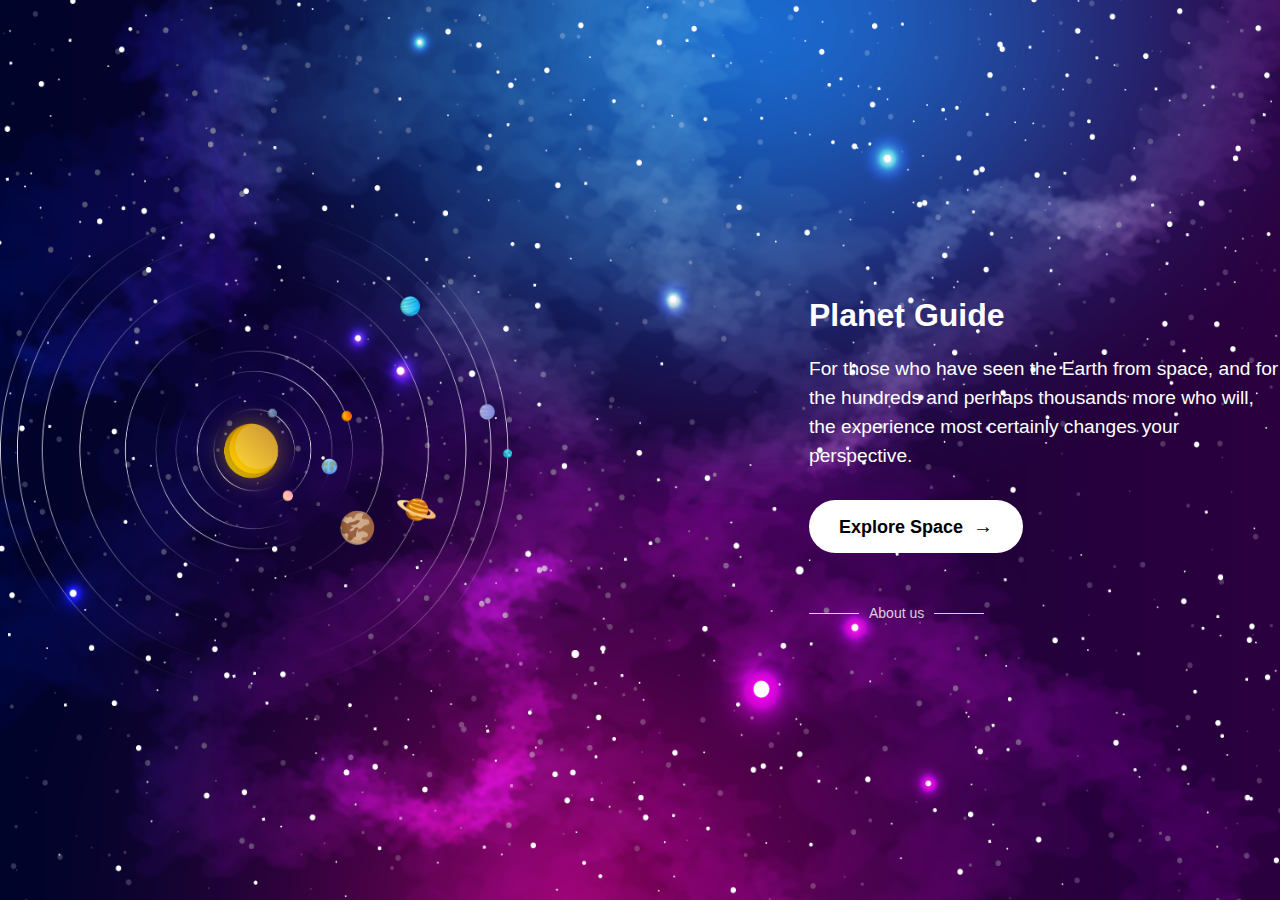
<file: index.html>
<!DOCTYPE html>
<html lang="en">
<head>
    <meta charset="UTF-8">
    <meta name="viewport" content="width=device-width, initial-scale=1.0">
    <title>Solar-GSG Landing</title>
    <!-- Readex Pro google fonts -->
    <link rel="preconnect" href="https://fonts.googleapis.com">
    <link rel="preconnect" href="https://fonts.gstatic.com" crossorigin>
    <link href="https://fonts.googleapis.com/css2?family=Readex+Pro:wght@160..700&display=swap" rel="stylesheet">
    <!-- css styles -->
    <link rel="stylesheet" href="./styles/general.css">
    <link rel="stylesheet" href="./styles/landing.css">
    <link rel="stylesheet" href="./styles/normalize.css">
</head>
<body>
     <div class="container">
         <img src="./assets/images/landing/hero-solar-system.png" alt="Solar System" class="solar-system">
        <div class="content">
            <h1>Planet Guide</h1>
            <p>
                For those who have seen the Earth from space, and for the hundreds and perhaps thousands more who will, the experience most certainly changes your perspective.
            </p>
            <a href="./pages/home.html" class="explore-button">
                Explore Space <span class="arrow">→</span>
            </a>
            <div class="about-section">
                <span class="line"></span>
                <p class="about">About us</p>
                <span class="line"></span>
            </div>
        </div>
    </div>
</body>
</html>
</file>
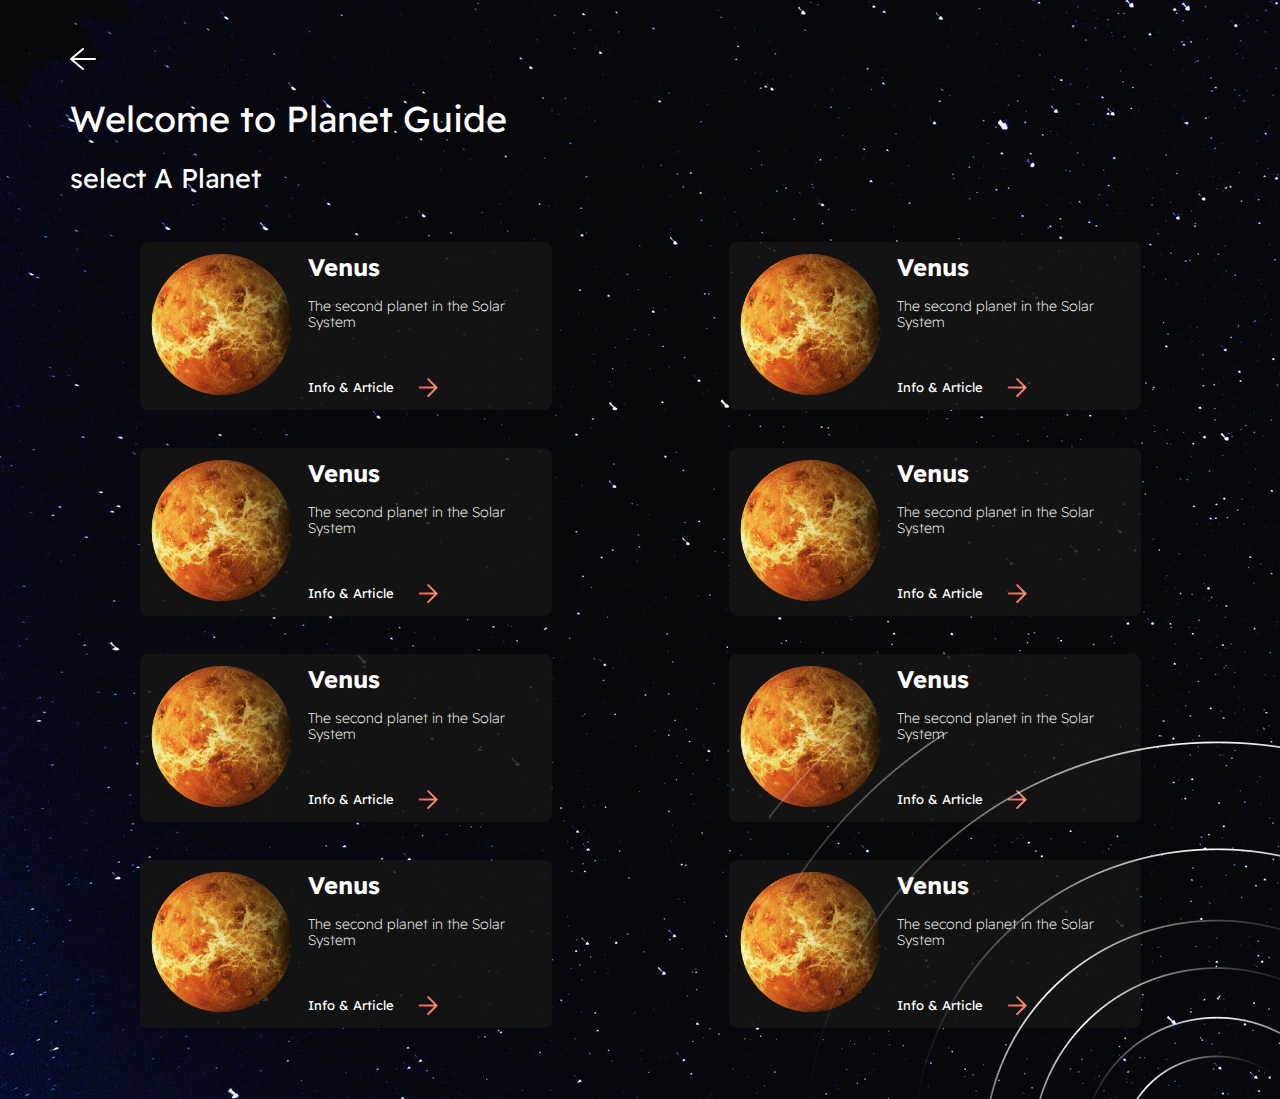
<file: pages/home.html>
<!DOCTYPE html>
<html lang="en">
<head>
    <meta charset="UTF-8">
    <meta name="viewport" content="width=device-width, initial-scale=1.0">
    <title>Solar-GSG Home</title>
    <!-- Readex Pro google fonts -->
    <link rel="preconnect" href="https://fonts.googleapis.com">
    <link rel="preconnect" href="https://fonts.gstatic.com" crossorigin>
    <link href="https://fonts.googleapis.com/css2?family=Readex+Pro:wght@160..700&display=swap" rel="stylesheet">
    <!-- css styles -->
     <link rel="stylesheet" href="../styles/general.css">
    <link rel="stylesheet" href="../styles/home.css">
    <link rel="stylesheet" href="../styles/normalize.css">
</head>
<body>
    <header class="header">
        <div class="wrapper">
            <div>
               <a href="../index.html"> <img src="../assets/images/home/white-left-arrow.svg" alt="left white back arrow"></a>
            </div>
            <h1 class="header__title">Welcome to Planet Guide</h1>
            <p class="header__subtitle">select A Planet</p>
        </div>
    </header>
    <main>
        <img src="../assets/images/home/home-solar-system.png" alt="">
        <div class="wrapper">
            <div class="card">
                <div class="card__image-container">
                    <img class="card__image" src="../assets/images/home/كوكب-علي-ربيع.png" alt="venus planet">
                </div>
                <div class="card__content">
                    <h2 class="card__title">Venus</h2>
                    <p class="card__subtitle">The second planet in the Solar System</p>
                    <div class="card__link-container">
                        <p class="card__link">Info & Article</p>
                        <img class="card__arrow" src="../assets/images/home/orange-right-arrow.svg" alt="right arrow">
                    </div>
                </div>
            </div>
            <div class="card">
                <div class="card__image-container">
                    <img class="card__image" src="../assets/images/home/كوكب-علي-ربيع.png" alt="venus planet">
                </div>
                <div class="card__content">
                    <h2 class="card__title">Venus</h2>
                    <p class="card__subtitle">The second planet in the Solar System</p>
                    <div class="card__link-container">
                        <p class="card__link">Info & Article</p>
                        <img class="card__arrow" src="../assets/images/home/orange-right-arrow.svg" alt="right arrow">
                    </div>
                </div>
            </div>
            <div class="card">
                <div class="card__image-container">
                    <img class="card__image" src="../assets/images/home/كوكب-علي-ربيع.png" alt="venus planet">
                </div>
                <div class="card__content">
                    <h2 class="card__title">Venus</h2>
                    <p class="card__subtitle">The second planet in the Solar System</p>
                    <div class="card__link-container">
                        <p class="card__link">Info & Article</p>
                        <img class="card__arrow" src="../assets/images/home/orange-right-arrow.svg" alt="right arrow">
                    </div>
                </div>
            </div>
            <div class="card">
                <div class="card__image-container">
                    <img class="card__image" src="../assets/images/home/كوكب-علي-ربيع.png" alt="venus planet">
                </div>
                <div class="card__content">
                    <h2 class="card__title">Venus</h2>
                    <p class="card__subtitle">The second planet in the Solar System</p>
                    <div class="card__link-container">
                        <p class="card__link">Info & Article</p>
                        <img class="card__arrow" src="../assets/images/home/orange-right-arrow.svg" alt="right arrow">
                    </div>
                </div>
            </div>
            <div class="card">
                <div class="card__image-container">
                    <img class="card__image" src="../assets/images/home/كوكب-علي-ربيع.png" alt="venus planet">
                </div>
                <div class="card__content">
                    <h2 class="card__title">Venus</h2>
                    <p class="card__subtitle">The second planet in the Solar System</p>
                    <div class="card__link-container">
                        <p class="card__link">Info & Article</p>
                        <img class="card__arrow" src="../assets/images/home/orange-right-arrow.svg" alt="right arrow">
                    </div>
                </div>
            </div>
            <div class="card">
                <div class="card__image-container">
                    <img class="card__image" src="../assets/images/home/كوكب-علي-ربيع.png" alt="venus planet">
                </div>
                <div class="card__content">
                    <h2 class="card__title">Venus</h2>
                    <p class="card__subtitle">The second planet in the Solar System</p>
                    <div class="card__link-container">
                        <p class="card__link">Info & Article</p>
                        <img class="card__arrow" src="../assets/images/home/orange-right-arrow.svg" alt="right arrow">
                    </div>
                </div>
            </div>
            <div class="card">
                <div class="card__image-container">
                    <img class="card__image" src="../assets/images/home/كوكب-علي-ربيع.png" alt="venus planet">
                </div>
                <div class="card__content">
                    <h2 class="card__title">Venus</h2>
                    <p class="card__subtitle">The second planet in the Solar System</p>
                    <div class="card__link-container">
                        <p class="card__link">Info & Article</p>
                        <img class="card__arrow" src="../assets/images/home/orange-right-arrow.svg" alt="right arrow">
                    </div>
                </div>
            </div>
            <div class="card">
                <div class="card__image-container">
                    <img class="card__image" src="../assets/images/home/كوكب-علي-ربيع.png" alt="venus planet">
                </div>
                <div class="card__content">
                    <h2 class="card__title">Venus</h2>
                    <p class="card__subtitle">The second planet in the Solar System</p>
                    <div class="card__link-container">
                        <p class="card__link">Info & Article</p>
                        <img class="card__arrow" src="../assets/images/home/orange-right-arrow.svg" alt="right arrow">
                    </div>
                </div>
            </div>
        </div>
    </main>
</body>
</html>
</file>
<file: styles/general.css>
*{
    margin: 0;
    padding: 0;
    box-sizing: border-box;
}
body{
    font-family: "Readex Pro", sans-serif;
    color: white;
    height: 100vh;
}
</file>
<file: styles/home.css>
body{
    background-image: url("../assets/images/home/home-stars.jpg");
}
.wrapper{
    padding-inline: 70px;
}
.header{
    padding-top: 3rem;
    margin-bottom: 3rem;
}
.header .header__title{
    font-size: 2.25rem;
    font-weight: 400;
}
.header .header__subtitle{
    font-size: 1.6875rem;
    font-weight: 400;
}
@media (max-width: 1016px){
    .wrapper{
        padding-inline: 25px;
    }
}
main{
    position: relative;
    overflow: hidden;
    padding-bottom: 4.4375rem;
}
main .wrapper{
    display: grid;
    grid-template-columns: repeat(auto-fill, minmax(25.75rem, 1fr));
    justify-items: center;
    gap: 2.375rem;
}
@media (max-width: 1016px){
    main .wrapper{
        display: flex;
        flex-direction: column;
        align-items: center;
        gap: 25px;
    }
}
main > img{
    position: absolute;
    right: -9rem;
    bottom: -18rem;
    rotate: 270deg;
}
.card{
    max-width: 25.75rem;
    background-color: #151515D9;
    border-radius: 8px;
    display: flex;
    justify-content: center;
    align-items: center;
    gap: 0.875rem;
    padding: 10px;
}
.card .card__image-container{
    width: 9.6rem;
}
.card .card__image{
    width: 100%;
}
.card .card__title{
    font-size: 1.5rem;
    font-weight: 700;
    margin-bottom: 1rem;
}
.card .card__subtitle{
    font-size: 0.875rem;
    font-weight: 200;
    margin-bottom: 3rem;
}
.card .card__link-container{
    display: flex;
    align-items: center;
    gap: 0.5rem;
}
.card .card__link{
    font-size: 0.8125rem;
    font-weight: 400;
    margin-right: 1rem;
}
</file>
<file: styles/landing.css>
/* Reset styles */
* {
    margin: 0;
    padding: 0;
    box-sizing: border-box;
}

/* Full-page background */
body {
    height: 100vh;
    display: flex;
    justify-content: center;
    align-items: center;
    font-family: Arial, sans-serif;
    color: white;
    background-image: url('../assets/images/landing/hero.png');
    background-size: cover;
    background-position: center;
    background-attachment: fixed;
}

/* Container */
.container {
    width: 100%;
    height: 100vh;
    display: flex;
    align-items: center;
    text-align: center;
    
    /* background-image: url('../assets/images/landing/hero-solar-system.png'), url('hero.png'); */
    background-position: center, center;
    background-size: contain, cover;
    background-repeat: no-repeat, no-repeat;
    background-attachment: fixed, fixed;
    padding-left: 8%;
    position: relative; 
}

/* Solar System Image */
.solar-system {
    position: absolute;
    left: 0;
    max-width: 40%;
    height: auto;
}

/* Text content */
.content {
    max-width: 40%;
    text-align: left;
    margin-left: auto; /* Push text to the right */
}

/* Title */
h1 {
    font-size: 2.5em;
    margin-bottom: 15px;
}

/* Description */
p {
    font-size: 1.2em;
    line-height: 1.5;
    margin-bottom: 20px;
}

/* Button */
.explore-button {
    display: inline-flex;
    align-items: center;
    background-color: white;
    color: black;
    padding: 15px 30px;
    font-size: 18px;
    font-weight: bold;
    border-radius: 30px;
    text-decoration: none;
    transition: 0.3s ease;
    margin-top: 10px;
}

.explore-button:hover {
    background-color: #ddd;
    transform: scale(1.05);
}

/* Arrow icon */
.arrow {
    margin-left: 10px;
    font-size: 20px;
}

/* About us section */
.about-section {
    display: flex;
    align-items: center;
    margin-top: 50px;
    opacity: 0.8;
}

.about {
    font-size: 14px;
    margin: 0 10px;
}

.line {
    width: 50px;
    height: 1px;
    background-color: white;
}
</file>
